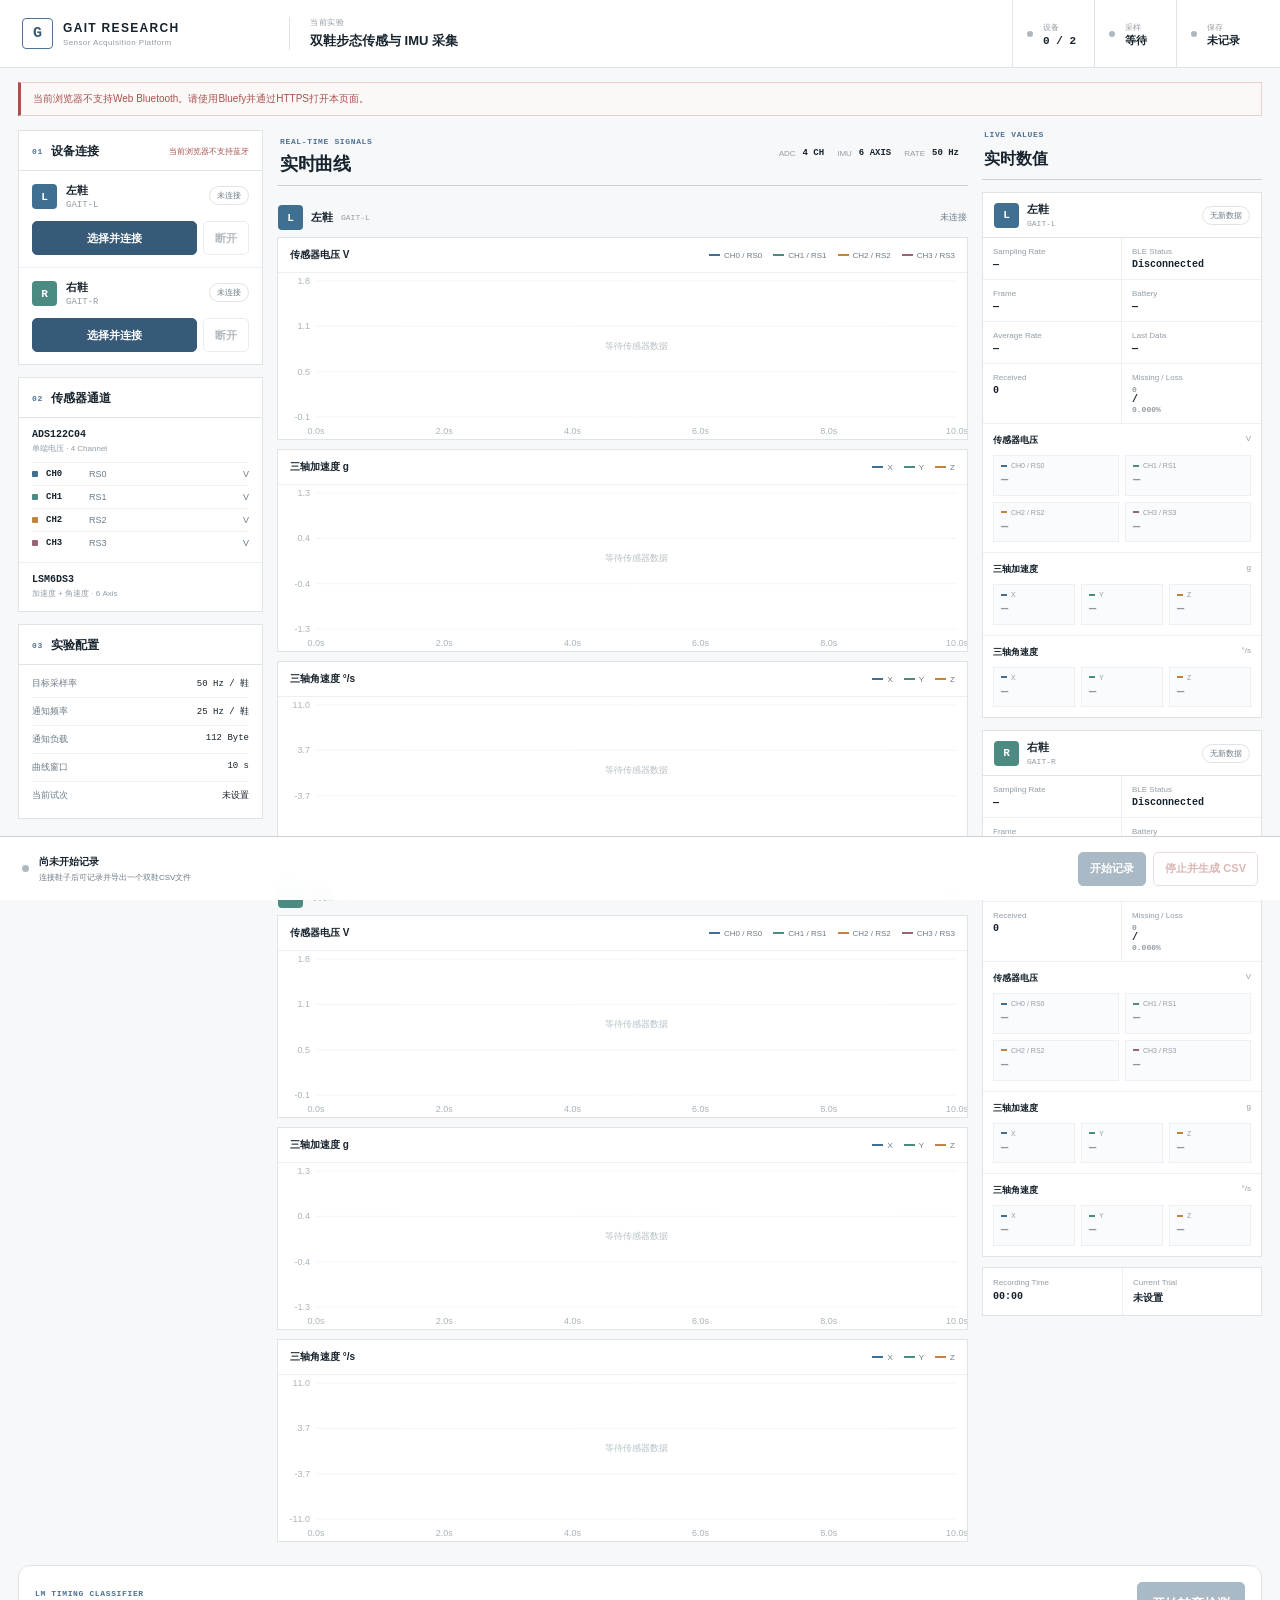
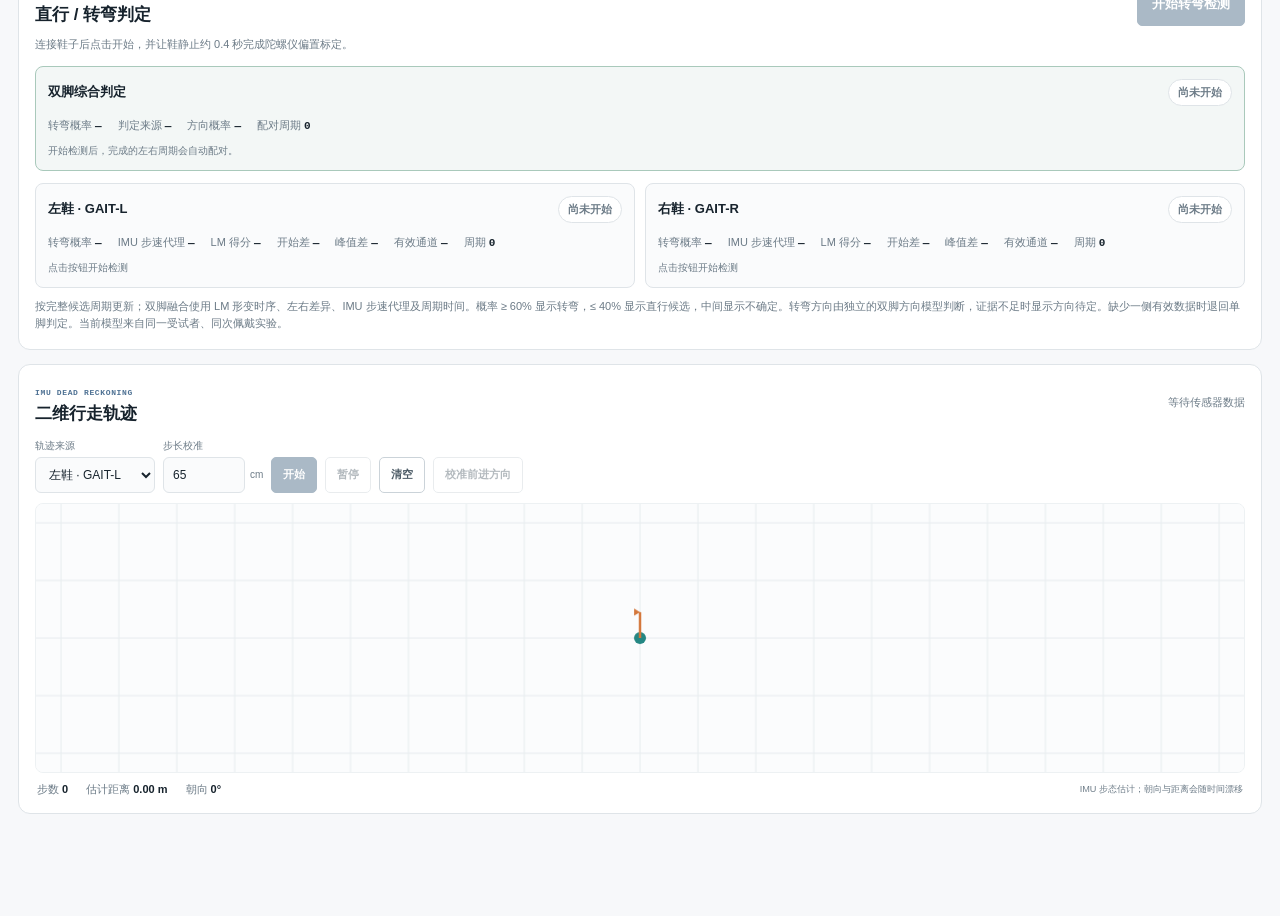
<file: index.html>
<!doctype html>
<html lang="zh-CN">
<head>
  <meta charset="utf-8">
  <meta name="viewport" content="width=device-width, initial-scale=1, viewport-fit=cover">
  <meta name="theme-color" content="#f7f8fa">
  <title>GAIT 科研数据采集平台</title>
  <link rel="stylesheet" href="./style.css?v=5">
</head>
<body>
  <header class="app-header">
    <div class="product">
      <span class="product-mark">G</span>
      <div><strong>GAIT RESEARCH</strong><small>Sensor Acquisition Platform</small></div>
    </div>
    <div class="experiment-name">
      <span>当前实验</span>
      <strong>双鞋步态传感与 IMU 采集</strong>
    </div>
    <div class="header-status">
      <div><span class="status-dot neutral" id="top-connection-dot"></span><small>设备</small><strong id="top-connection">0 / 2</strong></div>
      <div><span class="status-dot neutral" id="top-sampling-dot"></span><small>采样</small><strong id="top-sampling">等待</strong></div>
      <div><span class="status-dot neutral" id="top-recording-dot"></span><small>保存</small><strong id="top-recording">未记录</strong></div>
    </div>
  </header>

  <main class="dashboard">
    <div class="notice" id="notice" role="status">请给两只鞋上电，并分别选择 GAIT-L 与 GAIT-R。</div>

    <aside class="left-rail">
      <section class="panel device-panel">
        <div class="panel-heading"><div><span class="section-index">01</span><h2>设备连接</h2></div><span class="browser-state" id="browser-state">检查蓝牙…</span></div>
        <article class="device-row" id="connection-0">
          <div class="device-identity"><span class="side-letter left">L</span><div><strong>左鞋</strong><small>GAIT-L</small></div></div>
          <span class="badge" id="badge-0">未连接</span>
          <div class="device-actions"><button id="connect-0">选择并连接</button><button id="disconnect-0" class="secondary" disabled>断开</button></div>
        </article>
        <article class="device-row" id="connection-1">
          <div class="device-identity"><span class="side-letter right">R</span><div><strong>右鞋</strong><small>GAIT-R</small></div></div>
          <span class="badge" id="badge-1">未连接</span>
          <div class="device-actions"><button id="connect-1">选择并连接</button><button id="disconnect-1" class="secondary" disabled>断开</button></div>
        </article>
      </section>

      <section class="panel channel-panel">
        <div class="panel-heading"><div><span class="section-index">02</span><h2>传感器通道</h2></div></div>
        <div class="channel-group"><strong>ADS122C04</strong><small>单端电压 · 4 Channel</small></div>
        <ul class="channel-list">
          <li><span class="channel-color c0"></span><b>CH0</b><span>RS0</span><em>V</em></li>
          <li><span class="channel-color c1"></span><b>CH1</b><span>RS1</span><em>V</em></li>
          <li><span class="channel-color c2"></span><b>CH2</b><span>RS2</span><em>V</em></li>
          <li><span class="channel-color c3"></span><b>CH3</b><span>RS3</span><em>V</em></li>
        </ul>
        <div class="channel-group imu"><strong>LSM6DS3</strong><small>加速度 + 角速度 · 6 Axis</small></div>
      </section>

      <section class="panel config-panel">
        <div class="panel-heading"><div><span class="section-index">03</span><h2>实验配置</h2></div></div>
        <dl class="config-list">
          <div><dt>目标采样率</dt><dd>50 Hz / 鞋</dd></div>
          <div><dt>通知频率</dt><dd>25 Hz / 鞋</dd></div>
          <div><dt>通知负载</dt><dd>112 Byte</dd></div>
          <div><dt>曲线窗口</dt><dd>10 s</dd></div>
          <div><dt>当前试次</dt><dd>未设置</dd></div>
        </dl>
      </section>
    </aside>

    <section class="workspace">
      <div class="workspace-heading">
        <div><span class="section-index">REAL-TIME SIGNALS</span><h1>实时曲线</h1></div>
        <div class="sampling-spec"><span>ADC</span><b>4 CH</b><span>IMU</span><b>6 AXIS</b><span>RATE</span><b>50 Hz</b></div>
      </div>
      <div class="chart-area" id="chart-area"></div>
    </section>

    <aside class="right-rail">
      <div class="right-heading"><span class="section-index">LIVE VALUES</span><h2>实时数值</h2></div>
      <div id="live-panels"></div>
      <section class="session-panel">
        <div><span>Recording Time</span><strong id="recording-time">00:00</strong></div>
        <div><span>Current Trial</span><strong>未设置</strong></div>
      </section>
    </aside>

    <section class="turn-panel" aria-label="LM直行转弯判定">
      <div class="turn-heading">
        <div><span class="section-index">LM TIMING CLASSIFIER</span><h2>直行 / 转弯判定</h2></div>
        <button id="turn-calibrate" disabled>开始转弯检测</button>
      </div>
      <p class="turn-instruction" id="turn-instruction">连接鞋子后，点击开始；请让鞋静止约 0.4 秒完成标定。</p>
      <article class="turn-card turn-fused-card"><div class="turn-card-top"><strong>双脚综合判定</strong><span class="turn-badge" id="turn-fused-state">尚未开始</span></div><div class="turn-metrics"><span>转弯概率 <b id="turn-fused-probability">—</b></span><span>判定来源 <b id="turn-fused-source">—</b></span><span>方向概率 <b id="turn-fused-direction-probability">—</b></span><span>配对周期 <b id="turn-fused-pairs">0</b></span></div><small id="turn-fused-detail">开始检测后，完成的左右周期会自动配对。</small></article>
      <div class="turn-grid">
        <article class="turn-card" id="turn-card-0"><div class="turn-card-top"><strong>左鞋 · GAIT-L</strong><span class="turn-badge" id="turn-state-0">尚未开始</span></div><div class="turn-metrics"><span>转弯概率 <b id="turn-probability-0">—</b></span><span>IMU 步速代理 <b id="turn-speed-0">—</b></span><span>LM 得分 <b id="turn-score-0">—</b></span><span>开始差 <b id="turn-onset-0">—</b></span><span>峰值差 <b id="turn-peak-0">—</b></span><span>有效通道 <b id="turn-channels-0">—</b></span><span>周期 <b id="turn-cycles-0">0</b></span></div><small id="turn-detail-0">等待开始</small></article>
        <article class="turn-card" id="turn-card-1"><div class="turn-card-top"><strong>右鞋 · GAIT-R</strong><span class="turn-badge" id="turn-state-1">尚未开始</span></div><div class="turn-metrics"><span>转弯概率 <b id="turn-probability-1">—</b></span><span>IMU 步速代理 <b id="turn-speed-1">—</b></span><span>LM 得分 <b id="turn-score-1">—</b></span><span>开始差 <b id="turn-onset-1">—</b></span><span>峰值差 <b id="turn-peak-1">—</b></span><span>有效通道 <b id="turn-channels-1">—</b></span><span>周期 <b id="turn-cycles-1">0</b></span></div><small id="turn-detail-1">等待开始</small></article>
      </div>
      <p class="turn-note">按完整候选周期更新；双脚融合使用 LM 形变时序、左右差异、IMU 步速代理及周期时间。概率 ≥ 60% 显示转弯，≤ 40% 显示直行候选，中间显示不确定。转弯方向由独立的双脚方向模型判断，证据不足时显示方向待定。缺少一侧有效数据时退回单脚判定。当前模型来自同一受试者、同次佩戴实验。</p>
    </section>

    <section class="trajectory-panel" aria-label="二维步行轨迹">
      <div class="trajectory-heading"><div><span class="section-index">IMU DEAD RECKONING</span><h2>二维行走轨迹</h2></div><span class="trajectory-state" id="trajectory-state">等待传感器数据</span></div>
      <div class="trajectory-controls">
        <label>轨迹来源<select id="trajectory-side"><option value="0">左鞋 · GAIT-L</option><option value="1">右鞋 · GAIT-R</option></select></label>
        <label>步长校准 <span><input id="step-length" type="number" min="20" max="150" step="1" value="65"> cm</span></label>
        <button id="trajectory-start" disabled>开始</button><button id="trajectory-pause" class="secondary" disabled>暂停</button><button id="trajectory-clear" class="secondary">清空</button><button id="trajectory-calibrate" class="secondary" disabled>校准前进方向</button>
      </div>
      <canvas id="trajectory-canvas" class="trajectory-canvas" role="img" aria-label="俯视二维行走路径"></canvas>
      <div class="trajectory-meta"><span>步数 <b id="trajectory-steps">0</b></span><span>估计距离 <b id="trajectory-distance">0.00 m</b></span><span>朝向 <b id="trajectory-heading-value">0°</b></span><small>IMU 步态估计；朝向与距离会随时间漂移</small></div>
    </section>
  </main>

  <footer class="control-dock">
    <div class="recording-copy">
      <span class="record-dot" id="record-dot"></span>
      <div><strong id="record-title">尚未开始记录</strong><small id="record-detail">连接设备后可开始记录双鞋数据</small></div>
    </div>
    <div class="record-actions">
      <button id="record-start" disabled>开始记录</button>
      <button id="record-stop" class="danger" disabled>停止并生成 CSV</button>
      <button id="record-save" class="save" hidden>保存 / 导出</button>
    </div>
  </footer>

  <script src="./protocol.js?v=4"></script>
  <script src="./trajectory.js?v=1"></script>
  <script src="./lm_turn_model.js?v=5acf3f4faff2"></script>
  <script src="./lm_turn_speed.js?v=1"></script>
  <script src="./lm_turn_bilateral.js?v=1"></script>
  <script src="./app.js?v=8"></script>
</body>
</html>
</file>
<file: style.css>
﻿:root {
  color-scheme: light;
  --page: #f7f8fa;
  --surface: #ffffff;
  --surface-muted: #fafbfc;
  --ink: #17232d;
  --muted: #6c7b87;
  --faint: #929da6;
  --border: #dfe4e8;
  --border-strong: #cbd3d9;
  --blue: #4f7294;
  --blue-dark: #365a78;
  --green: #3f8066;
  --orange: #b77632;
  --red: #a6534d;
  --series-0: #3f6f91;
  --series-1: #4b8b82;
  --series-2: #c2843d;
  --series-3: #9a6378;
  --mono: "SFMono-Regular", Consolas, "Liberation Mono", monospace;
  --sans: -apple-system, BlinkMacSystemFont, "SF Pro Text", "Segoe UI", "PingFang SC", "Microsoft YaHei", sans-serif;
  font-family: var(--sans);
}

* { box-sizing: border-box; }
html { background: var(--page); }
body { margin: 0; min-width: 320px; overflow-x: hidden; background: var(--page); color: var(--ink); padding-bottom: 78px; }
button { font: inherit; }
button {
  min-height: 34px; border: 1px solid var(--blue-dark); border-radius: 5px; padding: 7px 11px;
  background: var(--blue-dark); color: #fff; font-size: 11px; font-weight: 650; cursor: pointer;
}
button.secondary { background: #fff; border-color: var(--border-strong); color: #4d5c67; }
button.danger { background: #fff; border-color: #cfaaa7; color: var(--red); }
button.save { background: var(--green); border-color: var(--green); }
button:disabled { opacity: .42; cursor: default; }

.app-header {
  min-height: 68px; padding: env(safe-area-inset-top) max(22px, env(safe-area-inset-right)) 0 max(22px, env(safe-area-inset-left));
  display: grid; grid-template-columns: 245px minmax(260px, 1fr) auto; align-items: center; gap: 22px;
  background: #fff; border-bottom: 1px solid var(--border); position: sticky; top: 0; z-index: 20;
}
.product { display: flex; align-items: center; gap: 10px; }
.product-mark { width: 31px; height: 31px; border: 1px solid var(--blue); color: var(--blue-dark); display: grid; place-items: center; border-radius: 4px; font: 700 15px var(--mono); }
.product strong, .product small { display: block; }
.product strong { font-size: 12px; letter-spacing: .11em; }
.product small { color: var(--faint); font-size: 8px; letter-spacing: .05em; margin-top: 3px; }
.experiment-name { border-left: 1px solid var(--border); padding-left: 20px; }
.experiment-name span, .experiment-name strong { display: block; }
.experiment-name span { color: var(--faint); font-size: 8px; letter-spacing: .08em; margin-bottom: 4px; }
.experiment-name strong { font-size: 13px; font-weight: 600; }
.header-status { height: 100%; display: flex; align-items: stretch; }
.header-status > div { min-width: 82px; padding: 0 14px; border-left: 1px solid var(--border); display: grid; grid-template-columns: 9px 1fr; grid-template-rows: 1fr 1fr; align-items: end; column-gap: 7px; }
.header-status small { color: var(--faint); font-size: 8px; align-self: end; padding-bottom: 1px; }
.header-status strong { grid-column: 2; align-self: start; font: 600 11px/1.3 var(--mono); }
.status-dot { width: 6px; height: 6px; border-radius: 50%; grid-row: 1 / 3; align-self: center; background: #aeb8bf; }
.status-dot.success { background: var(--green); }
.status-dot.warning { background: var(--orange); }
.status-dot.error { background: var(--red); }

.dashboard {
  max-width: 1720px; margin: 0 auto; padding: 14px 18px 24px;
  display: grid; grid-template-columns: 245px minmax(520px, 1fr) 280px;
  grid-template-areas: "notice notice notice" "left center right" "turn turn turn" "trajectory trajectory trajectory"; gap: 14px;
}
.notice { grid-area: notice; min-height: 34px; padding: 8px 12px; border: 1px solid #d7e0e7; border-left: 3px solid var(--blue); background: #f8fafc; color: #52636f; font-size: 10px; line-height: 1.55; }
.notice.error { border-color: #e8d1cf; border-left-color: var(--red); background: #fcf8f8; color: var(--red); }
.left-rail { grid-area: left; min-width: 0; }
.workspace { grid-area: center; min-width: 0; }
.right-rail { grid-area: right; min-width: 0; }
.turn-panel { grid-area: turn; min-width: 0; }
.trajectory-panel { grid-area: trajectory; min-width: 0; }

.panel, .chart-card, .live-panel, .session-panel { background: var(--surface); border: 1px solid var(--border); }
.panel { margin-bottom: 12px; }
.panel-heading, .workspace-heading, .right-heading, .shoe-chart-heading, .live-heading { display: flex; justify-content: space-between; align-items: center; gap: 10px; }
.panel-heading { padding: 12px 13px 10px; border-bottom: 1px solid var(--border); }
.panel-heading > div { display: flex; align-items: center; gap: 8px; }
.panel-heading h2, .right-heading h2 { margin: 0; font-size: 12px; font-weight: 650; }
.section-index { color: var(--blue); font: 650 8px var(--mono); letter-spacing: .08em; }
.browser-state { color: var(--muted); font-size: 8px; }
.browser-state.problem { color: var(--red); }

.device-row { padding: 12px 13px; border-bottom: 1px solid #edf0f2; }
.device-row:last-child { border-bottom: 0; }
.device-identity { display: flex; align-items: center; gap: 9px; }
.device-identity strong, .device-identity small { display: block; }
.device-identity strong { font-size: 11px; }
.device-identity small { color: var(--faint); font: 9px var(--mono); margin-top: 2px; }
.side-letter { width: 25px; height: 25px; display: grid; place-items: center; border-radius: 4px; color: #fff; font: 700 11px var(--mono); }
.side-letter.left { background: var(--series-0); }
.side-letter.right { background: var(--series-1); }
.device-row > .badge { float: right; margin-top: -24px; }
.device-actions { display: grid; grid-template-columns: 1fr auto; gap: 6px; margin-top: 11px; }
.badge { display: inline-block; padding: 3px 7px; border: 1px solid var(--border); border-radius: 999px; background: #fff; color: var(--muted); font-size: 8px; white-space: nowrap; }
.badge.live { border-color: #a9c9bb; color: var(--green); background: #f7fbf9; }
.badge.problem { border-color: #e3c2bf; color: var(--red); background: #fdf9f8; }

.channel-group { padding: 11px 13px 8px; }
.channel-group strong, .channel-group small { display: block; }
.channel-group strong { font: 600 10px var(--mono); }
.channel-group small { margin-top: 3px; color: var(--faint); font-size: 8px; }
.channel-group.imu { border-top: 1px solid #edf0f2; padding-bottom: 12px; }
.channel-list { list-style: none; padding: 0 13px 8px; margin: 0; }
.channel-list li { display: grid; grid-template-columns: 8px 37px 1fr auto; align-items: center; gap: 6px; padding: 6px 0; border-top: 1px solid #f0f2f4; font-size: 9px; }
.channel-list b { font: 600 9px var(--mono); }
.channel-list li > span:not(.channel-color), .channel-list em { color: var(--muted); font-style: normal; }
.channel-color { width: 6px; height: 6px; border-radius: 1px; }
.channel-color.c0 { background: var(--series-0); }
.channel-color.c1 { background: var(--series-1); }
.channel-color.c2 { background: var(--series-2); }
.channel-color.c3 { background: var(--series-3); }

.config-list { margin: 0; padding: 5px 13px 9px; }
.config-list > div { display: flex; justify-content: space-between; gap: 8px; padding: 7px 0; border-bottom: 1px solid #f0f2f4; }
.config-list > div:last-child { border-bottom: 0; }
.config-list dt { color: var(--muted); font-size: 9px; }
.config-list dd { margin: 0; font: 500 9px var(--mono); }

.workspace-heading { min-height: 49px; padding: 0 3px 9px; border-bottom: 1px solid var(--border-strong); }
.workspace-heading h1 { margin: 4px 0 0; font-size: 18px; font-weight: 650; letter-spacing: -.02em; }
.sampling-spec { display: flex; align-items: center; gap: 7px; font-size: 8px; }
.sampling-spec span { color: var(--faint); }
.sampling-spec b { font: 600 9px var(--mono); margin-right: 6px; }
.shoe-chart-block { margin-top: 12px; }
.shoe-chart-heading { padding: 7px 1px; }
.shoe-chart-title { display: flex; align-items: center; gap: 8px; }
.shoe-chart-title strong { font-size: 11px; }
.shoe-chart-title small { color: var(--faint); font: 8px var(--mono); }
.shoe-chart-status { color: var(--muted); font: 9px var(--mono); }
.chart-card { margin-bottom: 9px; }
.chart-card-header { min-height: 35px; padding: 8px 12px; display: flex; flex-wrap: wrap; justify-content: space-between; align-items: center; border-bottom: 1px solid #edf0f2; }
.chart-card-header h3 { margin: 0; font-size: 10px; font-weight: 600; }
.chart-legend { min-width: 0; display: flex; flex-wrap: wrap; justify-content: flex-end; gap: 11px; }
.legend-item { display: inline-flex; align-items: center; gap: 4px; color: var(--muted); font-size: 8px; }
.legend-line { width: 11px; height: 2px; background: var(--series); }
.plot { display: block; width: 100%; height: 166px; }
.stale .plot { opacity: .72; }

.right-heading { min-height: 49px; padding: 0 2px 9px; border-bottom: 1px solid var(--border-strong); align-items: flex-start; flex-direction: column; justify-content: flex-end; }
.right-heading h2 { font-size: 16px; }
.live-panel { margin-top: 12px; }
.live-heading { min-height: 43px; padding: 9px 11px; border-bottom: 1px solid var(--border); }
.live-heading > div { display: flex; align-items: center; gap: 8px; }
.live-heading strong, .live-heading small { display: block; }
.live-heading strong { font-size: 11px; }
.live-heading small { margin-top: 2px; color: var(--faint); font: 8px var(--mono); }
.live-summary { display: grid; grid-template-columns: 1fr 1fr; }
.summary-item { padding: 9px 10px; border-bottom: 1px solid #edf0f2; }
.summary-item:nth-child(odd) { border-right: 1px solid #edf0f2; }
.summary-item span, .summary-item strong { display: block; }
.summary-item span { color: var(--faint); font-size: 8px; }
.summary-item strong { margin-top: 3px; font: 600 10px var(--mono); overflow-wrap: anywhere; }
.live-group { padding: 10px; border-bottom: 1px solid #edf0f2; }
.live-group:last-of-type { border-bottom: 0; }
.live-group-title { display: flex; justify-content: space-between; margin-bottom: 8px; }
.live-group-title strong { font-size: 9px; }
.live-group-title span { color: var(--faint); font-size: 8px; }
.live-values { display: grid; grid-template-columns: repeat(3, minmax(0, 1fr)); gap: 6px; }
.live-values.four { grid-template-columns: repeat(2, minmax(0, 1fr)); }
.reading { padding: 6px 7px; background: var(--surface-muted); border: 1px solid #edf0f2; min-width: 0; }
.reading-label { display: flex; align-items: center; gap: 4px; color: var(--faint); font-size: 7px; }
.swatch { width: 6px; height: 2px; background: var(--series); }
.reading-value { margin-top: 4px; font: 600 12px/1.3 var(--mono); white-space: nowrap; letter-spacing: -.03em; }
.stale .reading-value { color: #8d99a1; }
.device-error { margin: 0; padding: 8px 10px; border-top: 1px solid #edd6d4; background: #fdf9f8; color: var(--red); font-size: 8px; line-height: 1.55; }
.session-panel { margin-top: 10px; display: grid; grid-template-columns: 1fr 1fr; }
.session-panel > div { padding: 10px; }
.session-panel > div + div { border-left: 1px solid #edf0f2; }
.session-panel span, .session-panel strong { display: block; }
.session-panel span { color: var(--faint); font-size: 8px; }
.session-panel strong { margin-top: 4px; font: 600 10px var(--mono); }

.control-dock {
  min-height: 64px; padding: 9px max(22px, env(safe-area-inset-right)) calc(9px + env(safe-area-inset-bottom)) max(22px, env(safe-area-inset-left));
  position: fixed; left: 0; right: 0; bottom: 0; z-index: 25; display: flex; align-items: center; justify-content: space-between; gap: 18px;
  background: rgba(255,255,255,.97); border-top: 1px solid var(--border-strong); backdrop-filter: blur(10px);
}
.recording-copy { display: flex; align-items: center; gap: 10px; min-width: 0; }
.recording-copy strong, .recording-copy small { display: block; }
.recording-copy strong { font-size: 10px; }
.recording-copy small { margin-top: 3px; color: var(--muted); font-size: 8px; overflow-wrap: anywhere; }
.record-dot { width: 7px; height: 7px; border-radius: 50%; background: #aeb8bf; flex: none; }
.record-dot.on { background: var(--red); }
.record-dot.ready { background: var(--green); }
.record-dot.problem { background: var(--red); }
.record-actions { display: flex; gap: 7px; flex: none; }

@media (max-width: 1220px) {
  .app-header { grid-template-columns: 180px minmax(0, 1fr) auto; gap: 12px; padding-left: 14px; padding-right: 14px; }
  .experiment-name { min-width: 0; padding-left: 12px; }
  .dashboard { grid-template-columns: 225px minmax(480px, 1fr); grid-template-areas: "notice notice" "left center" "right right" "turn turn" "trajectory trajectory"; }
  .right-rail { display: grid; grid-template-columns: 150px 1fr; gap: 12px; }
  .right-heading { align-self: start; margin-top: 12px; }
  #live-panels { display: grid; grid-template-columns: repeat(2, minmax(0, 1fr)); gap: 12px; }
  .session-panel { grid-column: 2; align-self: start; margin-top: 0; }
}

@media (max-width: 820px) {
  body { padding-bottom: calc(136px + env(safe-area-inset-bottom)); }
  .app-header { min-height: calc(62px + env(safe-area-inset-top)); grid-template-columns: 1fr auto; padding-left: 14px; padding-right: 14px; }
  .experiment-name { display: none; }
  .header-status > div { min-width: 58px; padding: 0 7px; }
  .header-status small { display: none; }
  .header-status strong { grid-row: 1 / 3; align-self: center; font-size: 9px; }
  .dashboard { padding: 10px 10px 22px; grid-template-columns: minmax(0, 1fr); grid-template-areas: "notice" "left" "center" "right" "turn" "trajectory"; gap: 10px; }
  .left-rail { display: grid; grid-template-columns: repeat(2, minmax(0, 1fr)); gap: 10px; }
  .left-rail .panel { margin: 0; }
  .config-panel { grid-column: 1 / -1; }
  .config-list { display: grid; grid-template-columns: repeat(3, 1fr); gap: 0 12px; }
  .workspace-heading { margin-top: 4px; }
  .right-rail { display: block; }
  .right-heading { min-height: 45px; margin-top: 4px; }
  #live-panels { display: grid; grid-template-columns: repeat(2, minmax(0, 1fr)); gap: 10px; }
  .session-panel { margin-top: 10px; }
  .plot { height: 180px; }
  .control-dock { min-height: 108px; align-items: stretch; flex-direction: column; gap: 7px; padding: 9px 12px calc(9px + env(safe-area-inset-bottom)); }
  .record-actions { display: grid; grid-template-columns: repeat(3, 1fr); }
}

@media (max-width: 560px) {
  body { padding-bottom: calc(150px + env(safe-area-inset-bottom)); }
  .product small { display: none; }
  .product strong { font-size: 9px; }
  .app-header { min-height: calc(80px + env(safe-area-inset-top)); grid-template-columns: 1fr; grid-template-rows: 44px 36px; gap: 0; }
  .header-status { width: 100%; height: 36px; display: grid; grid-template-columns: repeat(3, 1fr); border-top: 1px solid var(--border); }
  .header-status > div { min-width: 0; padding: 0 8px; }
  .header-status strong { font-size: 8px; }
  .left-rail { display: block; }
  .left-rail .panel { margin-bottom: 9px; }
  .channel-panel, .config-panel { display: none; }
  .sampling-spec { display: none; }
  #live-panels { grid-template-columns: 1fr; }
  .plot { height: 165px; }
  .chart-card-header { align-items: flex-start; flex-direction: column; gap: 7px; }
  .chart-legend { width: 100%; justify-content: flex-start; gap: 6px 10px; }
  .record-actions button { padding-left: 6px; padding-right: 6px; font-size: 9px; }
}

.turn-panel { background: #fff; border: 1px solid var(--border); border-radius: 12px; padding: 16px; }
.turn-heading { display: flex; align-items: center; justify-content: space-between; flex-wrap: wrap; gap: 10px; }
.turn-heading h2 { margin: 3px 0 0; font-size: 17px; }
.turn-heading button { min-height: 44px; padding: 8px 14px; font-size: 13px; }
.turn-instruction, .turn-note { margin: 10px 0 0; color: var(--muted); font-size: 11px; line-height: 1.6; }
.turn-grid { display: grid; grid-template-columns: repeat(2, minmax(0, 1fr)); gap: 10px; margin-top: 12px; }
.turn-card { min-width: 0; padding: 12px; border: 1px solid var(--border); border-radius: 8px; background: var(--surface-muted); }
.turn-card-top { display: flex; align-items: center; justify-content: space-between; flex-wrap: wrap; gap: 8px; }
.turn-card-top strong { font-size: 13px; }
.turn-badge { padding: 5px 9px; border-radius: 999px; border: 1px solid var(--border); color: var(--muted); background: #fff; font-size: 11px; font-weight: 650; }
.turn-badge.turn { color: var(--red); border-color: #e3c2bf; background: #fdf6f5; }
.turn-badge.straight_candidate { color: var(--green); border-color: #a9c9bb; background: #f3faf6; }
.turn-badge.uncertain { color: var(--orange); border-color: #dec7a8; background: #fffaf3; }
.turn-badge.invalid { color: var(--red); border-color: #e3c2bf; }
.turn-metrics { display: flex; flex-wrap: wrap; gap: 8px 16px; margin-top: 12px; }
.turn-metrics span { color: var(--muted); font-size: 11px; }
.turn-metrics b { color: var(--ink); font-family: var(--mono); }
.turn-card > small { display: block; margin-top: 10px; color: var(--muted); font-size: 10px; line-height: 1.5; overflow-wrap: anywhere; }
.turn-fused-card { margin-top: 12px; background: #f3f7f6; border-color: #a9c9bb; }
.trajectory-panel { background: #fff; border: 1px solid var(--border); border-radius: 12px; padding: 16px; }
.trajectory-heading { display: flex; align-items: center; justify-content: space-between; gap: 8px; flex-wrap: wrap; }
.trajectory-heading h2 { font-size: 17px; margin: 3px 0 0; }
.trajectory-state { font-size: 11px; color: var(--muted); }
.trajectory-controls { display: flex; align-items: end; gap: 8px; flex-wrap: wrap; margin: 14px 0 10px; }
.trajectory-controls label { display: grid; gap: 4px; color: var(--muted); font-size: 10px; }
.trajectory-controls select, .trajectory-controls input { height: 36px; min-width: 120px; border: 1px solid var(--border); border-radius: 6px; background: #fafbfc; padding: 0 9px; color: var(--ink); font: inherit; font-size: 12px; }
.trajectory-controls label span { display: flex; align-items: center; gap: 5px; }
.trajectory-controls input { width: 82px; min-width: 0; }
.trajectory-controls button { min-height: 36px; }
.trajectory-canvas { width: 100%; height: 270px; display: block; border: 1px solid #edf1f3; border-radius: 8px; }
.trajectory-meta { display: flex; align-items: center; gap: 18px; padding: 9px 2px 0; font-size: 11px; color: var(--muted); }
.trajectory-meta b { color: var(--ink); font-weight: 600; }
.trajectory-meta small { margin-left: auto; color: var(--muted); }
@media (max-width: 700px) {
  .turn-panel { padding: 12px; }
  .turn-heading button { width: 100%; }
  .turn-grid { grid-template-columns: minmax(0, 1fr); }
  .trajectory-panel { padding: 12px; }
  .trajectory-canvas { height: 250px; }
  .trajectory-controls { display: grid; grid-template-columns: repeat(2, minmax(0, 1fr)); gap: 8px; }
  .trajectory-controls label, .trajectory-controls button { min-width: 0; width: 100%; }
  .trajectory-controls select, .trajectory-controls input { font-size: 16px; }
  .trajectory-controls label:first-child select { min-width: 0; width: 100%; }
  .trajectory-controls button { min-height: 44px; padding: 6px 8px; font-size: 13px; }
  .trajectory-meta { gap: 10px; flex-wrap: wrap; }
  .trajectory-meta small { flex-basis: 100%; margin-left: 0; }
}
</file>
